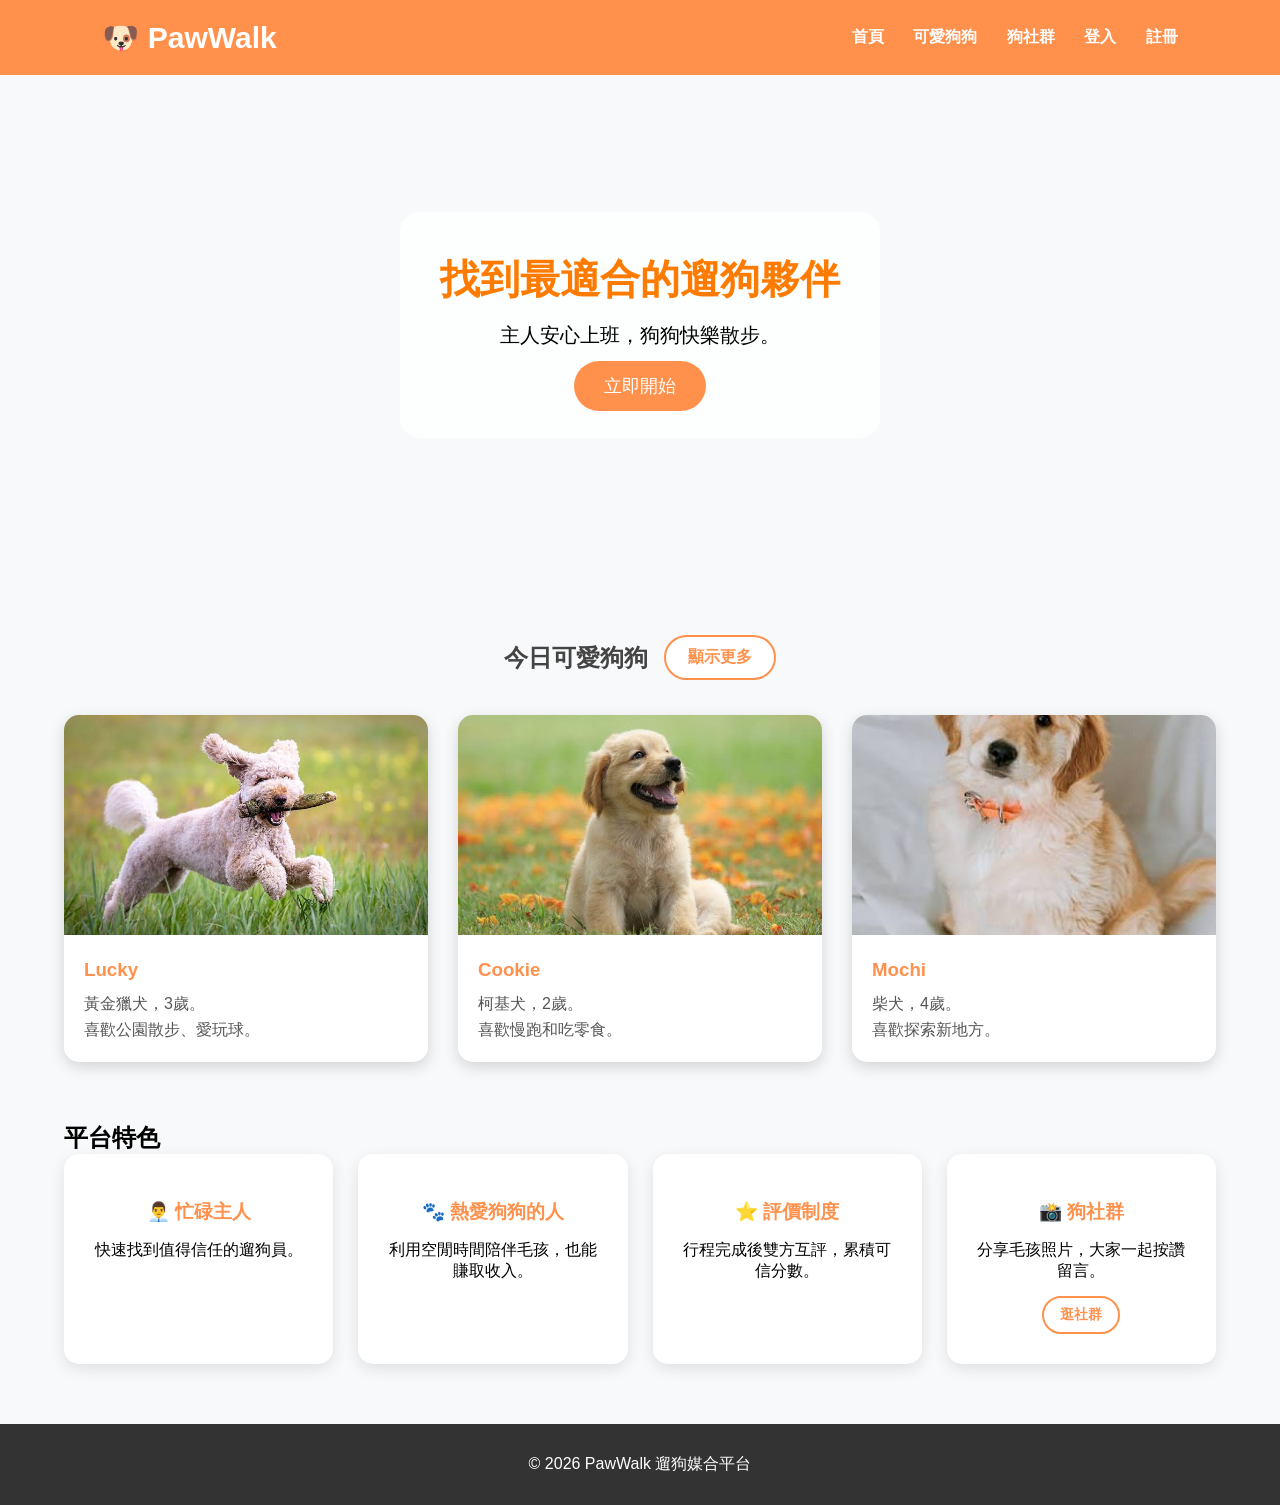
<file: index.html>
<!DOCTYPE html>
<html lang="zh-TW">
<head>
<meta charset="UTF-8">
<meta name="viewport" content="width=device-width, initial-scale=1.0">
<title>PawWalk - 遛狗媒合平台</title>
<link rel="stylesheet" href="css/auth.css">

<style>
*{
    margin:0;
    padding:0;
    box-sizing:border-box;
    font-family:"Microsoft JhengHei",sans-serif;
}

body{
    background:#f8f9fa;
}

header{
    background:#ff914d;
    color:white;
    padding:20px 8%;
    display:flex;
    justify-content:space-between;
    align-items:center;
}

header h1{
    font-size:30px;
}

header h1 a{
    color:white;
    text-decoration:none;
}

nav a{
    color:white;
    text-decoration:none;
    margin-left:25px;
    font-weight:bold;
}

.hero{
    height:500px;
    background-image:url("https://source.unsplash.com/1600x900/?dog,park");
    background-size:cover;
    background-position:center;
    display:flex;
    justify-content:center;
    align-items:center;
}

.hero-text{
    background:rgba(255,255,255,.8);
    padding:40px;
    border-radius:20px;
    text-align:center;
}

.hero-text h2{
    font-size:40px;
    color:#ff7b00;
    margin-bottom:15px;
}

.hero-text p{
    font-size:20px;
    margin-bottom:25px;
}

.btn{
    background:#ff914d;
    color:white;
    padding:15px 30px;
    border-radius:30px;
    text-decoration:none;
    font-size:18px;
}

.btn-outline{
    background:white;
    color:#ff914d;
    border:2px solid #ff914d;
    padding:10px 22px;
    border-radius:30px;
    text-decoration:none;
    font-size:16px;
    font-weight:bold;
    display:inline-block;
    transition:.2s;
}

.btn-outline:hover{
    background:#ff914d;
    color:white;
}

.section{
    width:90%;
    max-width:1200px;
    margin:60px auto;
}

.section-head{
    display:flex;
    flex-wrap:wrap;
    justify-content:center;
    align-items:center;
    gap:16px;
    margin-bottom:35px;
}

.section-head h2{
    margin:0;
    color:#444;
    text-align:center;
}

.cards{
    display:grid;
    grid-template-columns:repeat(auto-fit,minmax(260px,1fr));
    gap:30px;
}

.card{
    background:white;
    border-radius:15px;
    overflow:hidden;
    box-shadow:0 5px 15px rgba(0,0,0,.15);
    transition:.3s;
}

.card-link{
    display:block;
    color:inherit;
    text-decoration:none;
    cursor:pointer;
}

.card:hover{
    transform:translateY(-8px);
}

.card img{
    width:100%;
    height:220px;
    object-fit:cover;
}

.card-content{
    padding:20px;
}

.card-content h3{
    color:#ff914d;
    margin-bottom:10px;
}

.card-content p{
    color:#555;
    line-height:1.6;
}

.feature{
    display:grid;
    grid-template-columns:repeat(auto-fit,minmax(250px,1fr));
    gap:25px;
    text-align:center;
}

.box{
    background:white;
    padding:30px;
    border-radius:15px;
    box-shadow:0 5px 15px rgba(0,0,0,.1);
}

.box h3{
    color:#ff914d;
    margin:15px 0;
}

footer{
    margin-top:60px;
    background:#333;
    color:white;
    text-align:center;
    padding:30px;
}

@media (max-width:640px){
    header{
        flex-direction:column;
        gap:12px;
        text-align:center;
    }
    nav a{
        margin:0 10px;
    }
}
</style>

</head>
<body>

<header>
    <h1><a href="index.html">🐶 PawWalk</a></h1>

    <nav id="main-nav">
        <a href="index.html">首頁</a>
        <a href="dogs.html">可愛狗狗</a>
        <a href="community.html">狗社群</a>
        <span data-auth-slot></span>
    </nav>
</header>

<section class="hero">

<div class="hero-text">
    <h2>找到最適合的遛狗夥伴</h2>
    <p>主人安心上班，狗狗快樂散步。</p>
    <a class="btn" href="register.html">立即開始</a>
</div>

</section>

<section class="section">

<div class="section-head">
    <h2>今日可愛狗狗</h2>
    <a class="btn-outline" href="dogs.html">顯示更多</a>
</div>

<div class="cards" id="featured-dogs"></div>

</section>

<section class="section">

<h2>平台特色</h2>

<div class="feature">

<div class="box">
<h3>👨‍💼 忙碌主人</h3>
<p>
快速找到值得信任的遛狗員。
</p>
</div>

<div class="box">
<h3>🐾 熱愛狗狗的人</h3>
<p>
利用空閒時間陪伴毛孩，也能賺取收入。
</p>
</div>

<div class="box">
<h3>⭐ 評價制度</h3>
<p>
行程完成後雙方互評，累積可信分數。
</p>
</div>

<div class="box">
<h3>📸 狗社群</h3>
<p>
分享毛孩照片，大家一起按讚留言。
</p>
<p style="margin-top:14px;">
<a class="btn-outline" href="community.html" style="font-size:14px;padding:8px 16px;">逛社群</a>
</p>
</div>

</div>

</section>

<footer>

<p>
© 2026 PawWalk 遛狗媒合平台
</p>

</footer>

<script src="js/listings.js"></script>
<script src="data/dogs.js"></script>
<script src="js/dogs-ui.js"></script>
<script src="js/auth.js"></script>
<script src="js/nav-auth.js"></script>
<script>
DogsUI.render(
    document.getElementById("featured-dogs"),
    DogData.featured(3),
    "simple"
);
</script>
</body>
</html>
</file>
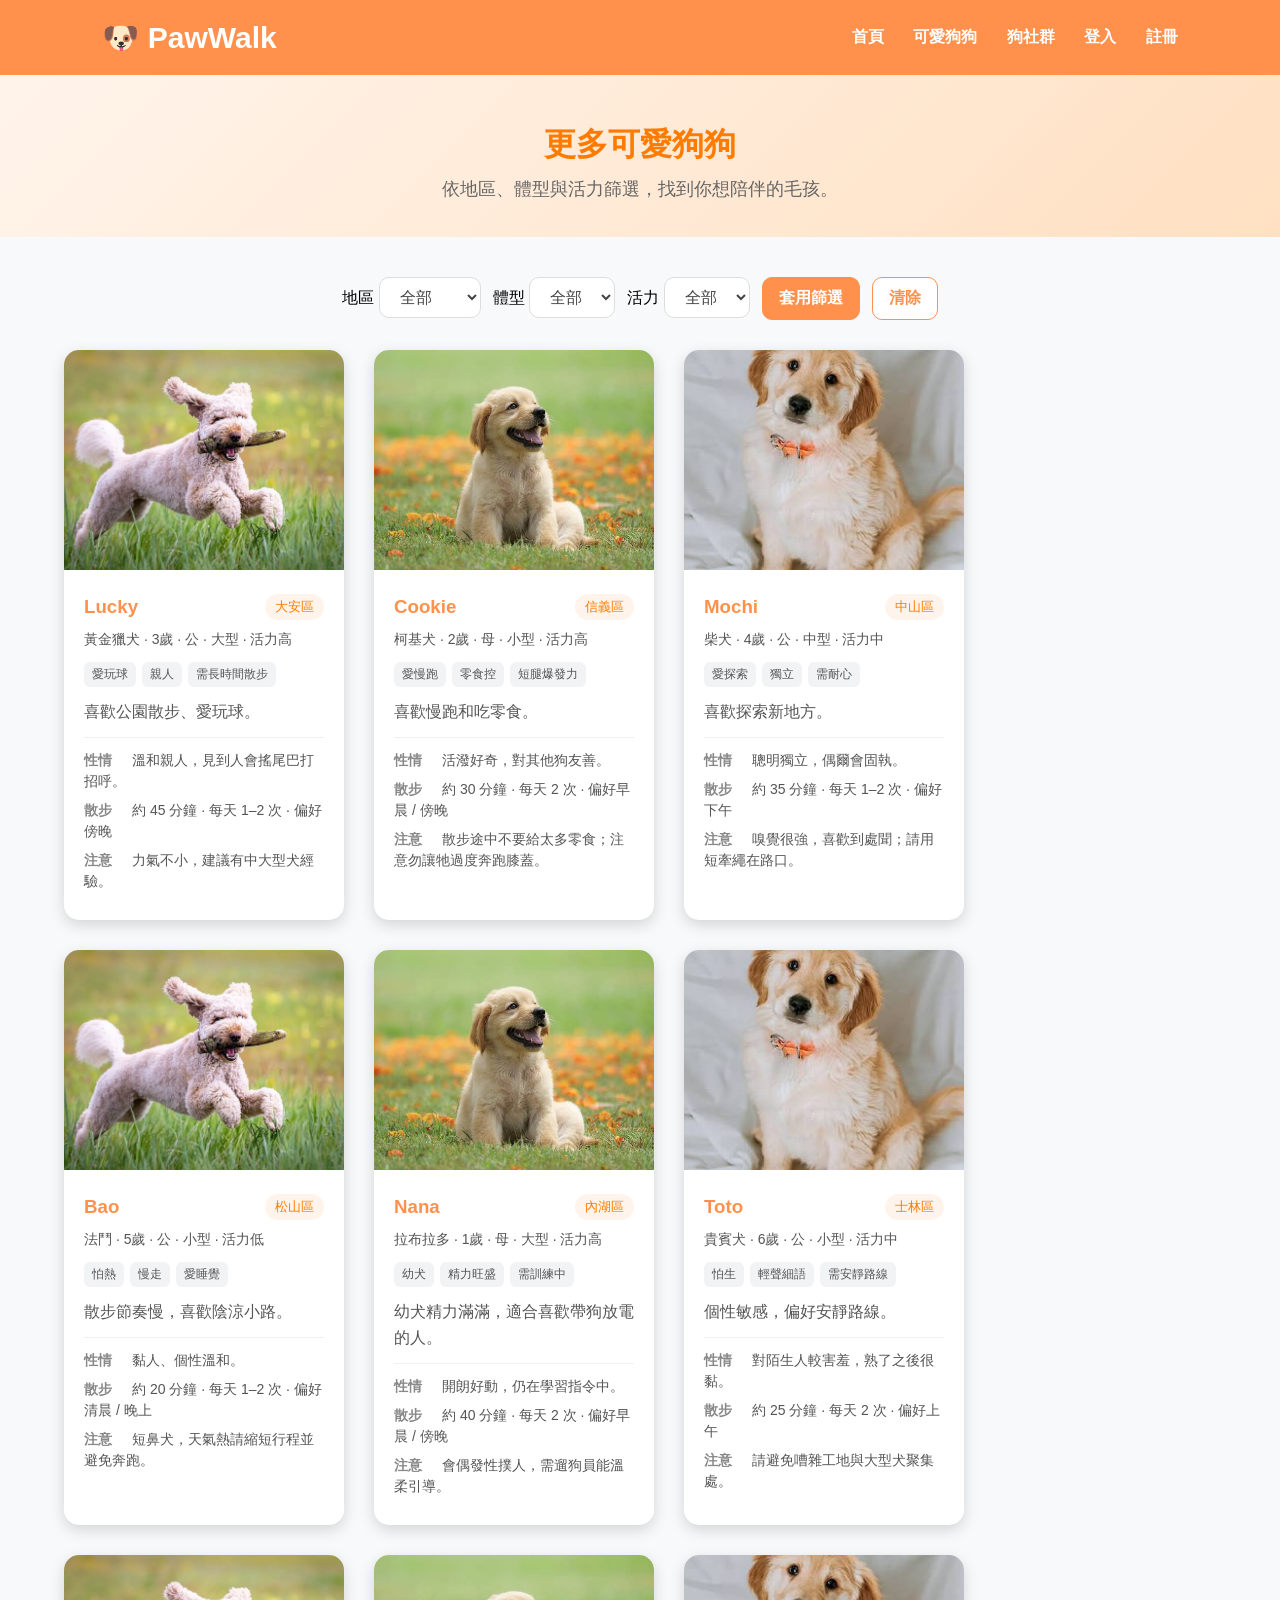
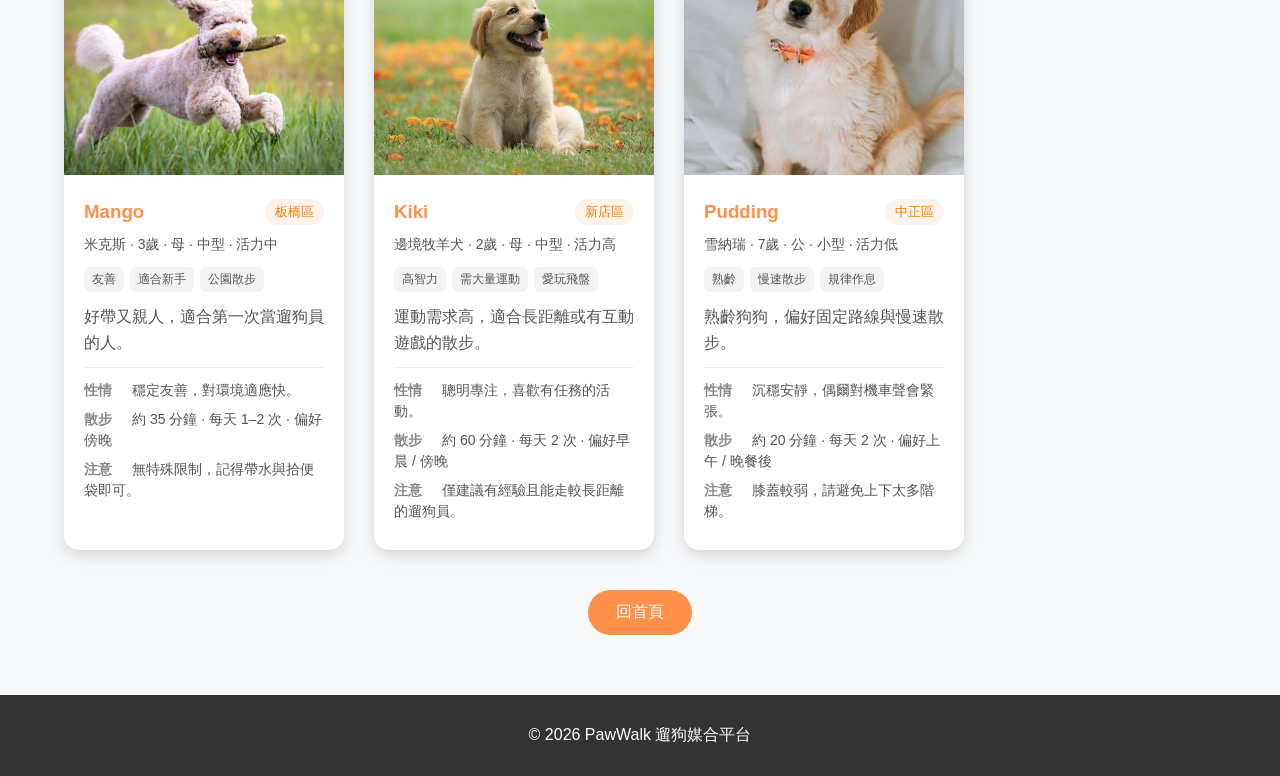
<file: dogs.html>
<!DOCTYPE html>
<html lang="zh-TW">
<head>
<meta charset="UTF-8">
<meta name="viewport" content="width=device-width, initial-scale=1.0">
<title>更多狗狗 - PawWalk</title>
<link rel="stylesheet" href="css/auth.css">

<style>
*{
    margin:0;
    padding:0;
    box-sizing:border-box;
    font-family:"Microsoft JhengHei",sans-serif;
}

body{
    background:#f8f9fa;
}

header{
    background:#ff914d;
    color:white;
    padding:20px 8%;
    display:flex;
    justify-content:space-between;
    align-items:center;
}

header h1{
    font-size:30px;
}

header h1 a{
    color:white;
    text-decoration:none;
}

nav a{
    color:white;
    text-decoration:none;
    margin-left:25px;
    font-weight:bold;
}

.page-hero{
    background:linear-gradient(135deg,#fff4eb,#ffe0c2);
    padding:48px 8% 36px;
    text-align:center;
}

.page-hero h2{
    color:#ff7b00;
    font-size:32px;
    margin-bottom:10px;
}

.page-hero p{
    color:#666;
    font-size:18px;
}

.section{
    width:90%;
    max-width:1200px;
    margin:40px auto 60px;
}

.toolbar{
    display:flex;
    flex-wrap:wrap;
    gap:12px;
    justify-content:center;
    margin-bottom:30px;
}

.toolbar select,
.toolbar button{
    font:inherit;
    padding:10px 16px;
    border-radius:10px;
    border:1px solid #ddd;
    background:white;
    color:#444;
    cursor:pointer;
}

.toolbar button{
    background:#ff914d;
    color:white;
    border-color:#ff914d;
    font-weight:bold;
}

.toolbar button.ghost{
    background:white;
    color:#ff914d;
}

.cards{
    display:flex;
    flex-wrap:wrap;
    gap:30px;
    justify-content:flex-start;
    align-items:stretch;
}

.card{
    width:280px;
    max-width:100%;
    flex:0 0 280px;
    background:white;
    border-radius:15px;
    overflow:hidden;
    box-shadow:0 5px 15px rgba(0,0,0,.15);
    transition:.3s;
}

.card-link{
    display:block;
    color:inherit;
    text-decoration:none;
    cursor:pointer;
}

.card:hover{
    transform:translateY(-8px);
}

.card img{
    width:100%;
    height:220px;
    object-fit:cover;
}

.card-content{
    padding:20px;
}

.card-content h3{
    color:#ff914d;
    margin:0;
}

.card-top{
    display:flex;
    justify-content:space-between;
    align-items:center;
    gap:10px;
    margin-bottom:8px;
}

.meta-pill{
    background:#fff4eb;
    color:#ff7b00;
    font-size:13px;
    padding:4px 10px;
    border-radius:999px;
    white-space:nowrap;
}

.breed-line{
    color:#777;
    font-size:14px;
    margin-bottom:12px;
}

.tag-row{
    display:flex;
    flex-wrap:wrap;
    gap:6px;
    margin-bottom:12px;
}

.tag{
    background:#f1f3f5;
    color:#555;
    font-size:12px;
    padding:4px 8px;
    border-radius:6px;
}

.card-content p{
    color:#555;
    line-height:1.6;
    margin-bottom:12px;
}

.dog-meta{
    list-style:none;
    border-top:1px solid #f0f0f0;
    padding-top:12px;
}

.dog-meta li{
    color:#555;
    font-size:14px;
    line-height:1.5;
    margin-bottom:8px;
}

.dog-meta strong{
    display:inline-block;
    min-width:42px;
    color:#888;
    margin-right:6px;
}

.empty-hint{
    text-align:center;
    color:#888;
    width:100%;
    padding:40px 0;
}

.back-row{
    text-align:center;
    margin-top:40px;
}

.btn{
    background:#ff914d;
    color:white;
    padding:12px 28px;
    border-radius:30px;
    text-decoration:none;
    font-size:16px;
    display:inline-block;
}

footer{
    margin-top:60px;
    background:#333;
    color:white;
    text-align:center;
    padding:30px;
}

@media (max-width:640px){
    header{
        flex-direction:column;
        gap:12px;
        text-align:center;
    }
    nav a{
        margin:0 10px;
    }
    .card{
        flex:0 0 min(280px,100%);
        width:min(280px,100%);
    }
}
</style>
</head>
<body>

<header>
    <h1><a href="index.html">🐶 PawWalk</a></h1>
    <nav id="main-nav">
        <a href="index.html">首頁</a>
        <a href="dogs.html">可愛狗狗</a>
        <a href="community.html">狗社群</a>
        <span data-auth-slot></span>
    </nav>
</header>

<section class="page-hero">
    <h2>更多可愛狗狗</h2>
    <p>依地區、體型與活力篩選，找到你想陪伴的毛孩。</p>
</section>

<section class="section">
    <div class="toolbar">
        <label>
            地區
            <select id="filter-location">
                <option value="">全部</option>
            </select>
        </label>
        <label>
            體型
            <select id="filter-size">
                <option value="">全部</option>
                <option value="小型">小型</option>
                <option value="中型">中型</option>
                <option value="大型">大型</option>
            </select>
        </label>
        <label>
            活力
            <select id="filter-energy">
                <option value="">全部</option>
                <option value="低">低</option>
                <option value="中">中</option>
                <option value="高">高</option>
            </select>
        </label>
        <button type="button" id="apply-filters">套用篩選</button>
        <button type="button" class="ghost" id="reset-filters">清除</button>
    </div>

    <div class="cards" id="dogs-list"></div>

    <div class="back-row">
        <a class="btn" href="index.html">回首頁</a>
    </div>
</section>

<footer>
    <p>© 2026 PawWalk 遛狗媒合平台</p>
</footer>

<script src="js/listings.js"></script>
<script src="data/dogs.js"></script>
<script src="js/dogs-ui.js"></script>
<script src="js/auth.js"></script>
<script src="js/nav-auth.js"></script>
<script>
(function () {
    const list = document.getElementById("dogs-list");
    const locSel = document.getElementById("filter-location");
    const sizeSel = document.getElementById("filter-size");
    const energySel = document.getElementById("filter-energy");

    const locations = [...new Set(DogData.all().map((d) => d.location))].sort();
    locations.forEach((loc) => {
        const opt = document.createElement("option");
        opt.value = loc;
        opt.textContent = loc;
        locSel.appendChild(opt);
    });

    function apply() {
        const loc = locSel.value;
        const size = sizeSel.value;
        const energy = energySel.value;
        const dogs = DogData.all().filter((d) => {
            if (loc && d.location !== loc) return false;
            if (size && d.size !== size) return false;
            if (energy && d.energy !== energy) return false;
            return true;
        });
        DogsUI.render(list, dogs, "detail");
    }

    document.getElementById("apply-filters").addEventListener("click", apply);
    document.getElementById("reset-filters").addEventListener("click", () => {
        locSel.value = "";
        sizeSel.value = "";
        energySel.value = "";
        apply();
    });

    apply();
})();
</script>
</body>
</html>
</file>
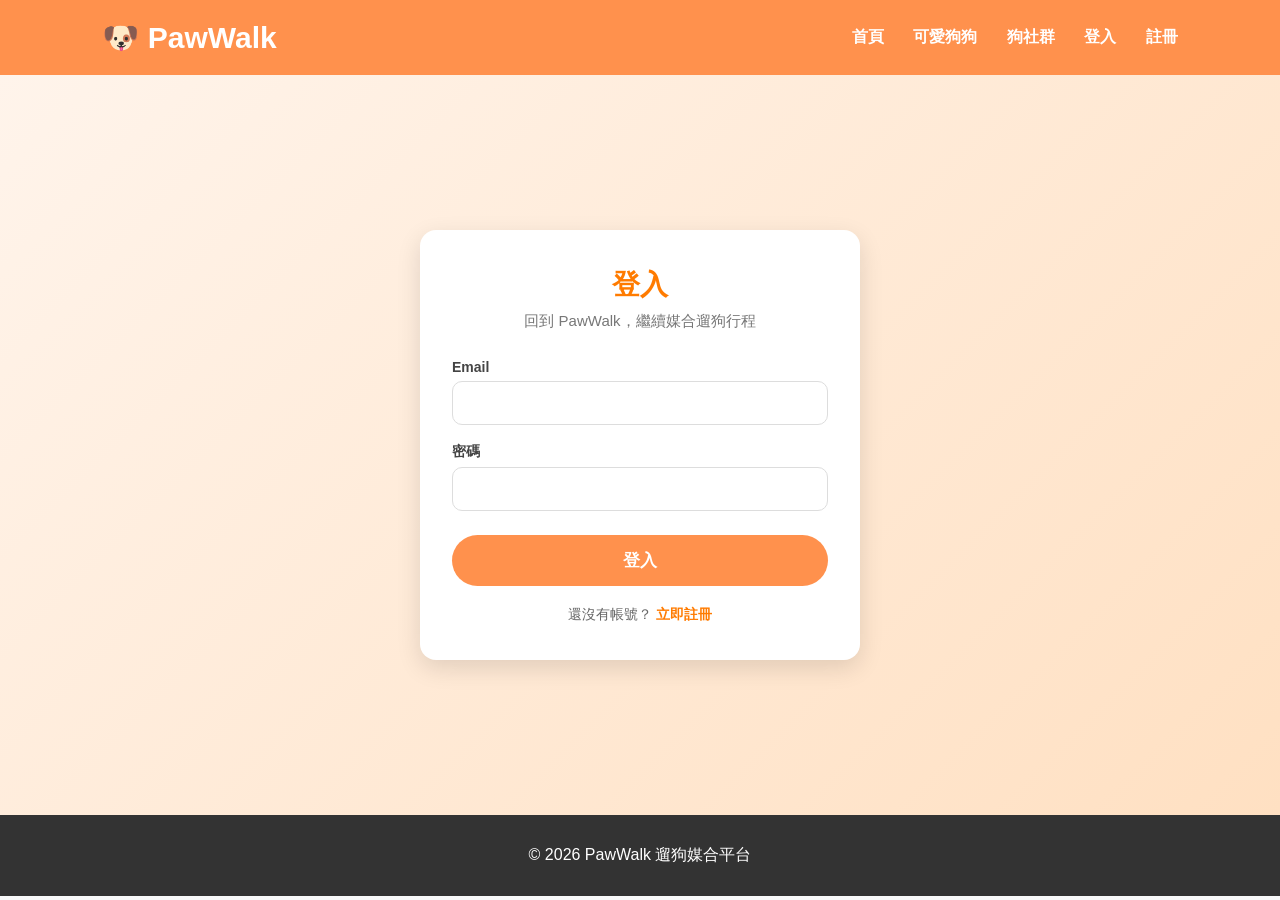
<file: login.html>
<!DOCTYPE html>
<html lang="zh-TW">
<head>
<meta charset="UTF-8">
<meta name="viewport" content="width=device-width, initial-scale=1.0">
<title>登入 - PawWalk</title>
<link rel="stylesheet" href="css/auth.css">
<style>
*{
    margin:0;
    padding:0;
    box-sizing:border-box;
    font-family:"Microsoft JhengHei",sans-serif;
}
body{ background:#f8f9fa; }
header{
    background:#ff914d;
    color:white;
    padding:20px 8%;
    display:flex;
    justify-content:space-between;
    align-items:center;
}
header h1{ font-size:30px; }
header h1 a{ color:white; text-decoration:none; }
nav a{
    color:white;
    text-decoration:none;
    margin-left:25px;
    font-weight:bold;
}
footer{
    background:#333;
    color:white;
    text-align:center;
    padding:30px;
}
@media (max-width:640px){
    header{ flex-direction:column; gap:12px; text-align:center; }
    nav a{ margin:0 10px; }
}
</style>
</head>
<body>

<header>
    <h1><a href="index.html">🐶 PawWalk</a></h1>
    <nav id="main-nav">
        <a href="index.html">首頁</a>
        <a href="dogs.html">可愛狗狗</a>
        <a href="community.html">狗社群</a>
        <span data-auth-slot></span>
    </nav>
</header>

<main class="auth-page">
    <div class="auth-card">
        <h2>登入</h2>
        <p class="subtitle">回到 PawWalk，繼續媒合遛狗行程</p>

        <div class="auth-error" id="auth-error"></div>

        <form id="login-form">
            <div class="form-group">
                <label for="email">Email</label>
                <input type="email" id="email" name="email" autocomplete="email" required>
            </div>
            <div class="form-group">
                <label for="password">密碼</label>
                <input type="password" id="password" name="password" autocomplete="current-password" required>
            </div>
            <button class="auth-submit" type="submit" id="submit-btn">登入</button>
        </form>

        <p class="auth-footer">
            還沒有帳號？ <a href="register.html">立即註冊</a>
        </p>
    </div>
</main>

<footer>
    <p>© 2026 PawWalk 遛狗媒合平台</p>
</footer>

<script src="js/auth.js"></script>
<script src="js/nav-auth.js"></script>
<script>
(function () {
    if (Auth.isLoggedIn()) {
        window.location.href = "index.html";
        return;
    }

    const form = document.getElementById("login-form");
    const errorEl = document.getElementById("auth-error");
    const btn = document.getElementById("submit-btn");

    form.addEventListener("submit", async (e) => {
        e.preventDefault();
        errorEl.classList.remove("show");
        btn.disabled = true;

        const result = await Auth.login({
            email: form.email.value,
            password: form.password.value
        });

        btn.disabled = false;

        if (!result.ok) {
            errorEl.textContent = result.error;
            errorEl.classList.add("show");
            return;
        }

        window.location.href = "index.html";
    });
})();
</script>
</body>
</html>
</file>
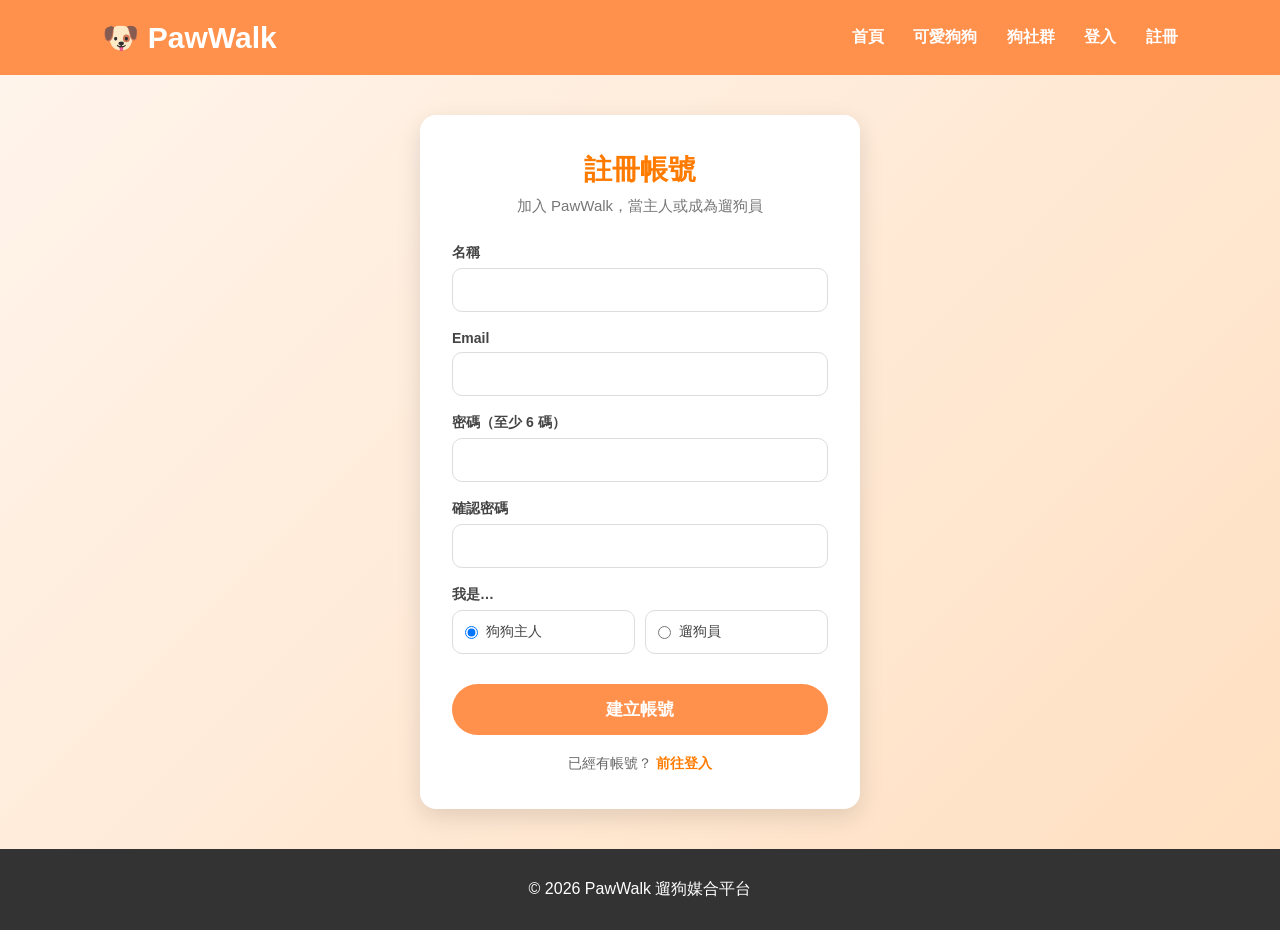
<file: register.html>
<!DOCTYPE html>
<html lang="zh-TW">
<head>
<meta charset="UTF-8">
<meta name="viewport" content="width=device-width, initial-scale=1.0">
<title>註冊 - PawWalk</title>
<link rel="stylesheet" href="css/auth.css">
<style>
*{
    margin:0;
    padding:0;
    box-sizing:border-box;
    font-family:"Microsoft JhengHei",sans-serif;
}
body{ background:#f8f9fa; }
header{
    background:#ff914d;
    color:white;
    padding:20px 8%;
    display:flex;
    justify-content:space-between;
    align-items:center;
}
header h1{ font-size:30px; }
header h1 a{ color:white; text-decoration:none; }
nav a{
    color:white;
    text-decoration:none;
    margin-left:25px;
    font-weight:bold;
}
footer{
    background:#333;
    color:white;
    text-align:center;
    padding:30px;
}
@media (max-width:640px){
    header{ flex-direction:column; gap:12px; text-align:center; }
    nav a{ margin:0 10px; }
}
</style>
</head>
<body>

<header>
    <h1><a href="index.html">🐶 PawWalk</a></h1>
    <nav id="main-nav">
        <a href="index.html">首頁</a>
        <a href="dogs.html">可愛狗狗</a>
        <a href="community.html">狗社群</a>
        <span data-auth-slot></span>
    </nav>
</header>

<main class="auth-page">
    <div class="auth-card">
        <h2>註冊帳號</h2>
        <p class="subtitle">加入 PawWalk，當主人或成為遛狗員</p>

        <div class="auth-error" id="auth-error"></div>

        <form id="register-form">
            <div class="form-group">
                <label for="name">名稱</label>
                <input type="text" id="name" name="name" autocomplete="name" required maxlength="40">
            </div>
            <div class="form-group">
                <label for="email">Email</label>
                <input type="email" id="email" name="email" autocomplete="email" required>
            </div>
            <div class="form-group">
                <label for="password">密碼（至少 6 碼）</label>
                <input type="password" id="password" name="password" autocomplete="new-password" required minlength="6">
            </div>
            <div class="form-group">
                <label for="password2">確認密碼</label>
                <input type="password" id="password2" name="password2" autocomplete="new-password" required minlength="6">
            </div>
            <div class="form-group">
                <label>我是…</label>
                <div class="role-options">
                    <label>
                        <input type="radio" name="role" value="owner" checked>
                        狗狗主人
                    </label>
                    <label>
                        <input type="radio" name="role" value="walker">
                        遛狗員
                    </label>
                </div>
            </div>
            <button class="auth-submit" type="submit" id="submit-btn">建立帳號</button>
        </form>

        <p class="auth-footer">
            已經有帳號？ <a href="login.html">前往登入</a>
        </p>
    </div>
</main>

<footer>
    <p>© 2026 PawWalk 遛狗媒合平台</p>
</footer>

<script src="js/auth.js"></script>
<script src="js/nav-auth.js"></script>
<script>
(function () {
    if (Auth.isLoggedIn()) {
        window.location.href = "index.html";
        return;
    }

    const form = document.getElementById("register-form");
    const errorEl = document.getElementById("auth-error");
    const btn = document.getElementById("submit-btn");

    form.addEventListener("submit", async (e) => {
        e.preventDefault();
        errorEl.classList.remove("show");

        if (form.password.value !== form.password2.value) {
            errorEl.textContent = "兩次輸入的密碼不一致。";
            errorEl.classList.add("show");
            return;
        }

        btn.disabled = true;

        const result = await Auth.register({
            name: form.name.value,
            email: form.email.value,
            password: form.password.value,
            role: form.role.value
        });

        btn.disabled = false;

        if (!result.ok) {
            errorEl.textContent = result.error;
            errorEl.classList.add("show");
            return;
        }

        window.location.href = "index.html";
    });
})();
</script>
</body>
</html>
</file>
<file: css/auth.css>
.auth-page{
    min-height:calc(100vh - 160px);
    display:flex;
    align-items:center;
    justify-content:center;
    padding:40px 16px;
    background:linear-gradient(135deg,#fff4eb,#ffe0c2);
}

.auth-card{
    width:100%;
    max-width:440px;
    background:white;
    border-radius:16px;
    box-shadow:0 8px 24px rgba(0,0,0,.12);
    padding:36px 32px;
}

.auth-card h2{
    color:#ff7b00;
    text-align:center;
    margin-bottom:8px;
    font-size:28px;
}

.auth-card .subtitle{
    text-align:center;
    color:#777;
    margin-bottom:28px;
    font-size:15px;
}

.form-group{
    margin-bottom:18px;
}

.form-group label{
    display:block;
    margin-bottom:6px;
    color:#444;
    font-weight:bold;
    font-size:14px;
}

.form-group input,
.form-group select{
    width:100%;
    padding:12px 14px;
    border:1px solid #ddd;
    border-radius:10px;
    font:inherit;
    font-size:16px;
    background:white;
    color:#333;
}

.form-group input:focus,
.form-group select:focus{
    outline:2px solid #ffb07a;
    border-color:#ff914d;
}

.role-options{
    display:grid;
    grid-template-columns:1fr 1fr;
    gap:10px;
}

.role-options label{
    display:flex;
    align-items:center;
    gap:8px;
    font-weight:normal;
    border:1px solid #ddd;
    border-radius:10px;
    padding:12px;
    cursor:pointer;
}

.role-options input{
    width:auto;
}

.auth-error{
    background:#fff0f0;
    color:#c0392b;
    border:1px solid #f5c6cb;
    border-radius:8px;
    padding:10px 12px;
    margin-bottom:16px;
    font-size:14px;
    display:none;
}

.auth-error.show{
    display:block;
}

.auth-submit{
    width:100%;
    border:none;
    background:#ff914d;
    color:white;
    padding:14px;
    border-radius:30px;
    font:inherit;
    font-size:17px;
    font-weight:bold;
    cursor:pointer;
    margin-top:6px;
}

.auth-submit:hover{
    background:#ff7b00;
}

.auth-submit:disabled{
    opacity:.7;
    cursor:wait;
}

.auth-footer{
    text-align:center;
    margin-top:20px;
    color:#666;
    font-size:14px;
}

.auth-footer a{
    color:#ff7b00;
    font-weight:bold;
    text-decoration:none;
}

.nav-user{
    color:rgba(255,255,255,.95);
    margin-left:25px;
    font-size:14px;
}

.nav-user-link{
    text-decoration:underline;
    text-underline-offset:3px;
    font-weight:bold;
}

.nav-user-link:hover{
    color:#fff8f0;
}

@media (max-width:640px){
    .nav-user{
        display:block;
        margin:8px 10px 0;
    }
    .role-options{
        grid-template-columns:1fr;
    }
}
</file>
